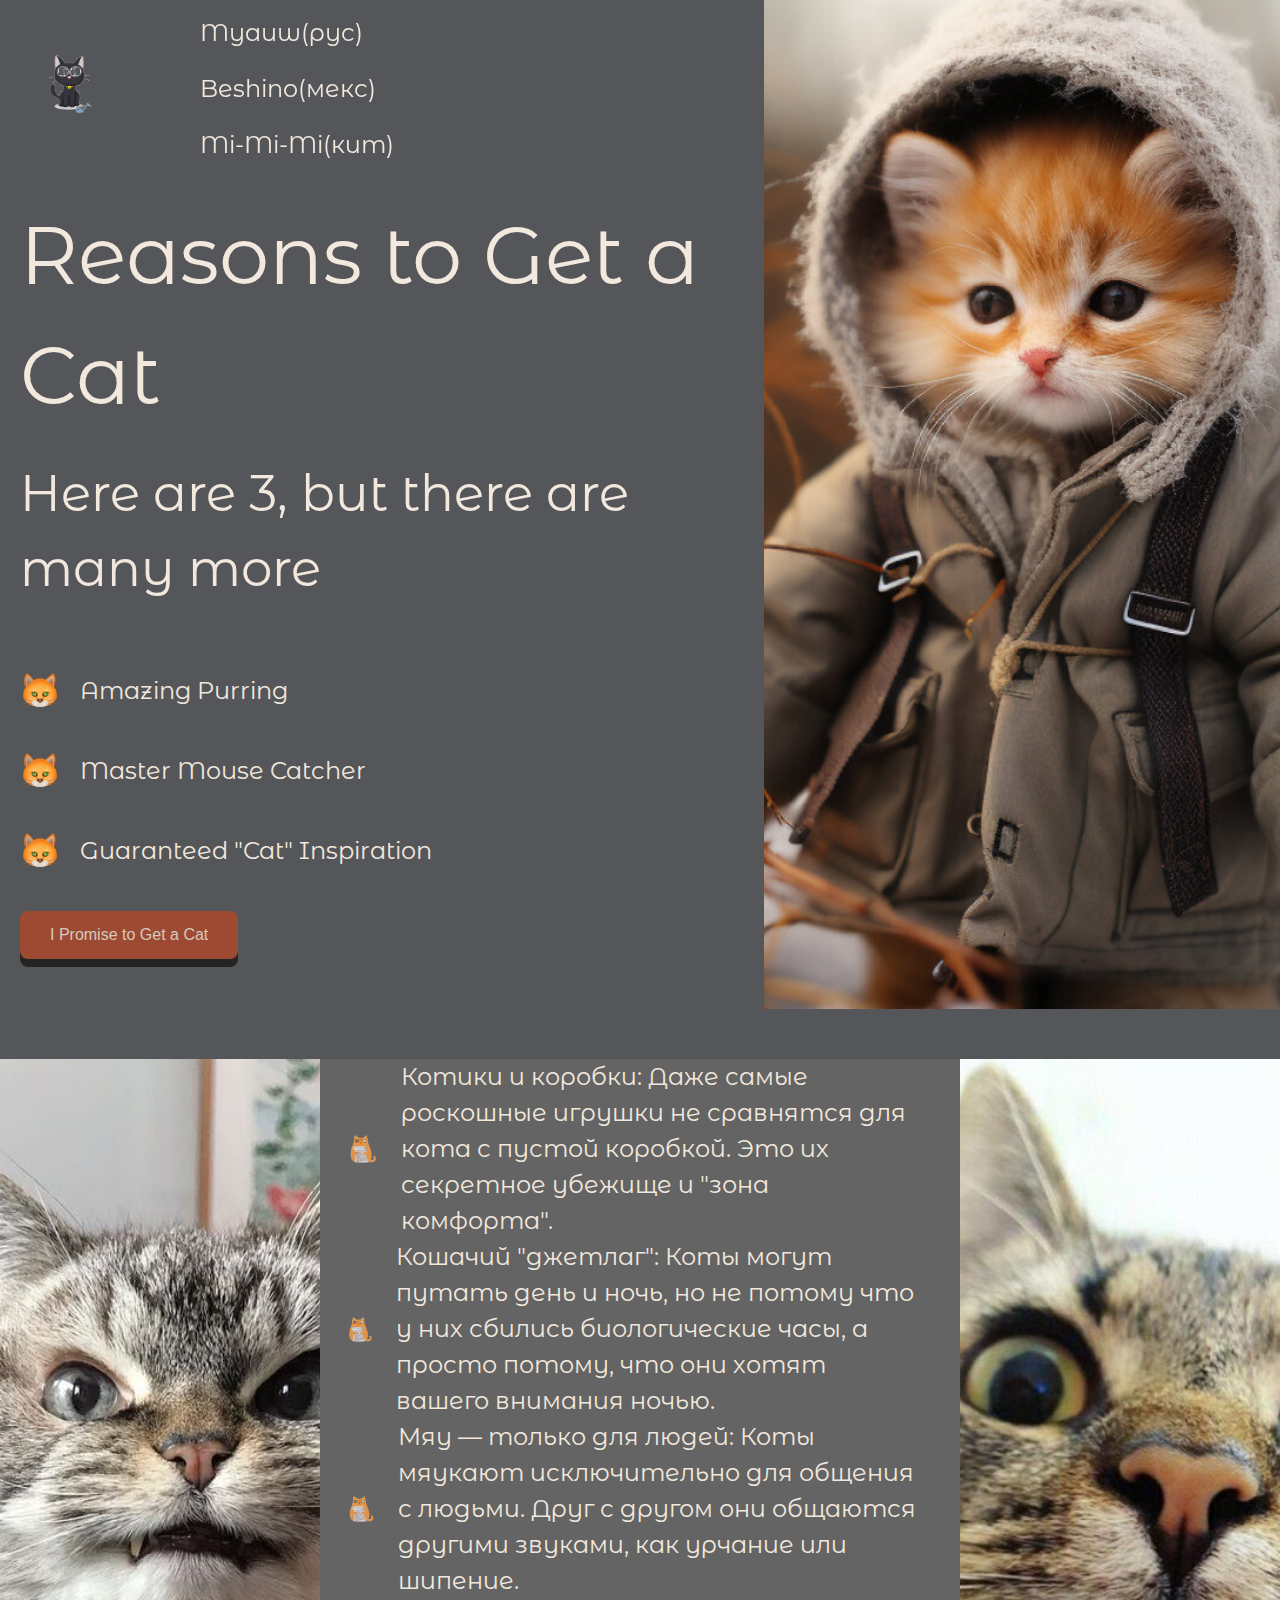
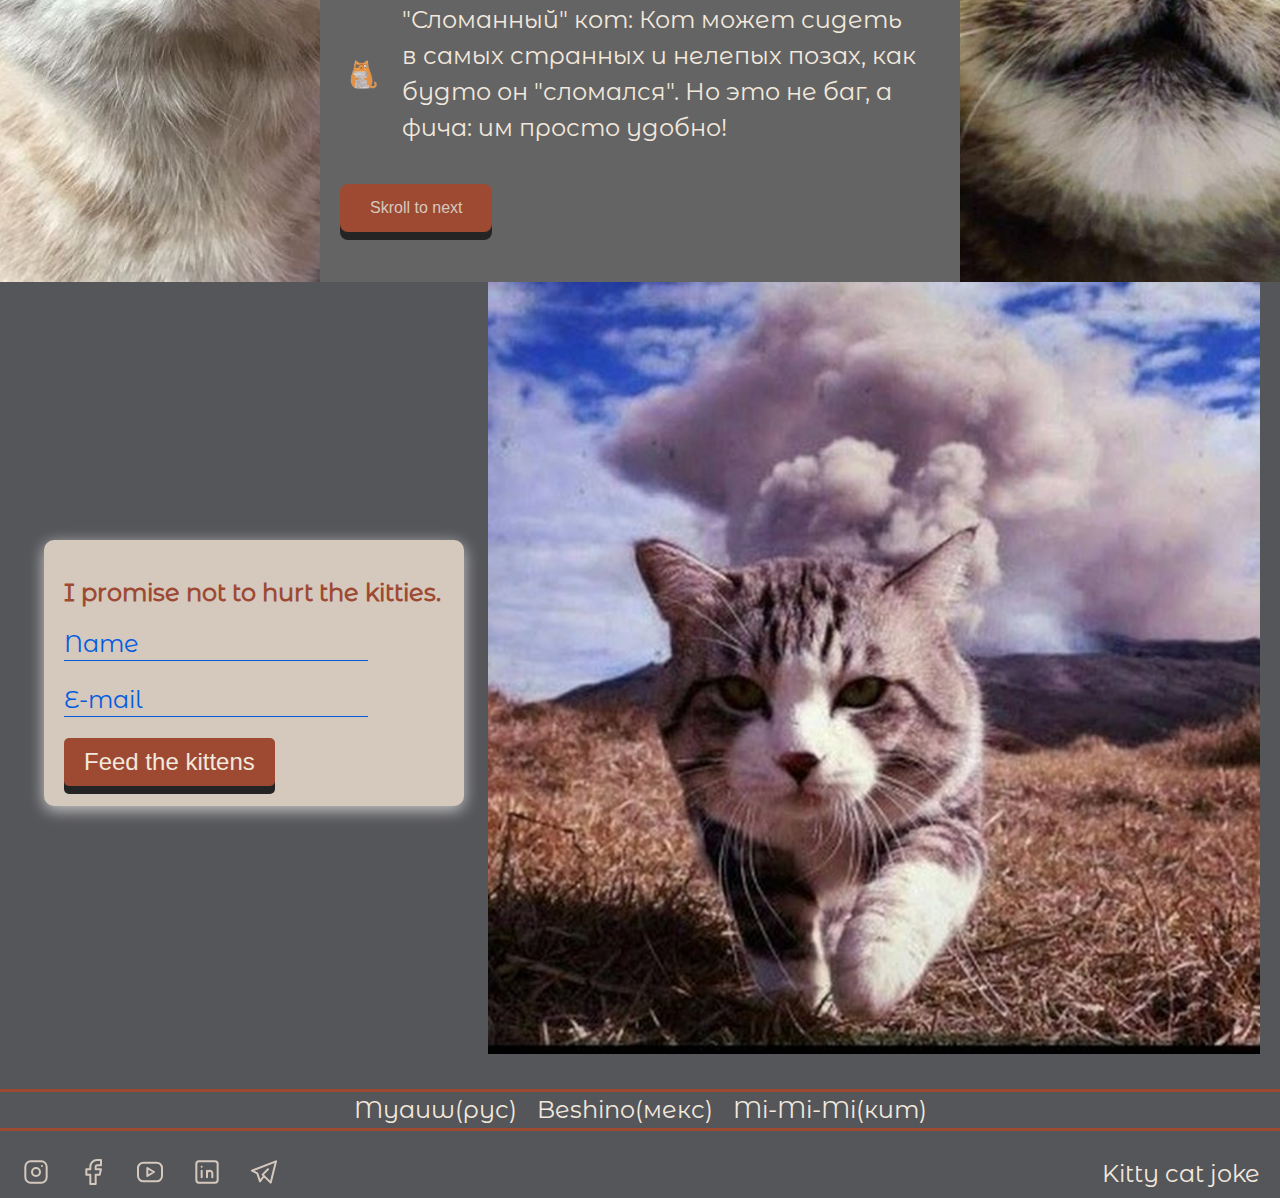
<file: TestTask01/index.html>
<!DOCTYPE html>
<html lang="en">
<head>
    <meta charset="UTF-8">
    <meta name="viewport" content="width=device-width, initial-scale=1.0">
    <title>Funny Cats</title>
    <link rel="stylesheet" href="./styles/reset.css">
    <link rel="stylesheet" href="./styles/style.css">
</head>
<body>
    <section class="one-cat" id="rus">
        <div class="section__one-content">
            <div class="section__one-container">
                <div class="section__one-body">
                    <header id="header" class="header">
                        <div class="header__container">
                            <a class="header__logo-link" href="#">
                                <img src="./img/icons/logo-cat.png.png" alt="logo cat">
                            </a>
                            <nav class="header__nav">
                                <ul class="header__nav-list">
                                    <li class="header__nav-item">
                                        <a class="header__nav-link" href="#rus">Myauw(рус)</a>
                                    </li>
                                    <li class="header__nav-item">
                                        <a class="header__nav-link" href="#mek">Beshino(мекс)</a>
                                    </li>
                                    <li class="header__nav-item">
                                        <a class="header__nav-link" href="#ch">Mi-Mi-Mi(кит)</a>
                                    </li>
                                </ul>
                            </nav>
                        </div>
                    </header>
                    <h1 class="section__one-title">Reasons to Get a Cat</h1>
                    <h3 class="section__one-subtitle">Here are 3, but there are many more</h3>
                    <div class="section__one-item"><p>Amazing Purring</p></div>
                    <div class="section__one-item"><p>Master Mouse Catcher</p></div>
                    <div class="section__one-item"><p>Guaranteed "Cat" Inspiration</p></div>
                    <button class="section__one-button">I Promise to Get a Cat</button>
                </div>
            </div>
        </div>
        <div class="section__one-image">
            <img src="./img/cat-header.jpg" alt="one-cat">
        </div>
    </section>

    <section class="about" id="mek">
        <div class="about__image-left about_img ">
            <img src="./img/central-bg1.jpg" alt="cat photo">
        </div>
        <div class="about__content">
            <div class="about__container">
                <div class="about__body">
                    <ul class="about__body-list">
                        <li class="about__body-item">
                            <p>
                                Котики и коробки: Даже самые роскошные игрушки не сравнятся для кота с пустой коробкой. Это их секретное убежище и "зона комфорта".
                            </p>
                        </li>
                        <li class="about__body-item">
                            <p>
                                Кошачий "джетлаг": Коты могут путать день и ночь, но не потому что у них сбились биологические часы, а просто потому, что они хотят вашего внимания ночью. 
                            </p>
                        </li>
                        <li class="about__body-item">
                            <p>
                                Мяу — только для людей: Коты мяукают исключительно для общения с людьми. Друг с другом они общаются другими звуками, как урчание или шипение.
                            </p>
                        </li>
                        <li class="about__body-item">
                            <p>
                                "Сломанный" кот: Кот может сидеть в самых странных и нелепых позах, как будто он "сломался". Но это не баг, а фича: им просто удобно! 
                            </p>
                        </li>
                    </ul>
                    <button class="about__button btn">Skroll to next</button>
                </div>
            </div>
        </div>
        <div class="about__image-right about_img ">
            <img src="./img/central-bg2.jpg" alt="cat photo">
        </div>
    </section>

    <section class="form" id="ch">
        <div class="container">
            <div class="form__content">
                <form class="frm" action="#" method="get">
                    <h2 class="form__title">I promise not to hurt the kitties.</h2>
                    <div class="form__group">
                        <input class="form__input" id="name" name="userName" type="text"  placeholder=" ">
                        <label class="form__label" for="name">Name</label>
                    </div>
                    <div class="form__group">
                        <input class="form__input" id="mail" name="userMail" type="e-mail"  placeholder=" ">
                        <label class="form__label" for="mail">E-mail</label>
                    </div>
                    <button class="form__btn">Feed the kittens</button>
                </form>
            </div>
            <div class="form__bg">
                <img src="./img/form-bg.jpg" alt="form-bg">
            </div>
        </div>
    </section>

    <div class="body__line line1"></div>

    <section class="promo">
        <div class="container promo__container">
            <ul class="header__nav-list nav-list2">
                <li class="header__nav-item">
                    <a class="header__nav-link" href="#rus">Myauw(рус)</a>
                </li>
                <li class="header__nav-item">
                    <a class="header__nav-link" href="#mek">Beshino(мекс)</a>
                </li>
                <li class="header__nav-item">
                    <a class="header__nav-link" href="#ch">Mi-Mi-Mi(кит)</a>
                </li>
            </ul>
        </div>
    </section>

    <div class="body__line line2"></div>

    <footer class="footer">
        <div class="container footer__container">
            <div class="footer__box">
                <div class="footer__social-box">
                    <ul class="footer__social-list">
                        <li class="footer__social-item">
                            <a class="footer__social-link" href="#">
                                <img src="./img/icons/social_inst.svg" alt="">
                            </a>
                        </li>
                        
                        <li class="footer__social-item">
                            <a class="footer__social-link" href="#">
                                <img src="./img/icons/social_fb.svg" alt="social icon">
                            </a>
                        </li>
                        
                        <li class="footer__social-item">
                            <a class="footer__social-link" href="#">
                                <img src="./img/icons/social_movie.svg" alt="social icon">
                            </a>
                        </li>
                        
                        <li class="footer__social-item">
                            <a class="footer__social-link" href="#">
                                <img src="./img/icons/social_hz.svg" alt="social icon">
                            </a>
                        </li>
                        
                        <li class="footer__social-item">
                            <a class="footer__social-link" href="#">
                                <img src="./img/icons/social_tg.svg" alt="social icon">
                            </a>
                        </li>
                    </ul>
                </div>
                <div class="footer__popup">
                    <a href="#popup" class="footer__popup-text popup__link">Kitty cat joke</a>
                </div>
            </div>
        </div>
    </footer>

    <div id="popup" class="popup">
        <div class="popup__body">
            <div class="popup__content">
                <a class="popup__close close-popup" href="#header">X</a>
                <div class="popup__title">Joke and Fun Fact</div>
                <div class="popup__text">— What did the cat say when climbing into the fridge?
                    — "Finally, some meow snacks! 🧀🐾"</div>
            </div>
            
        </div>
    </div>

    <script src="./script.js"></script>
</body>
</html>
</file>
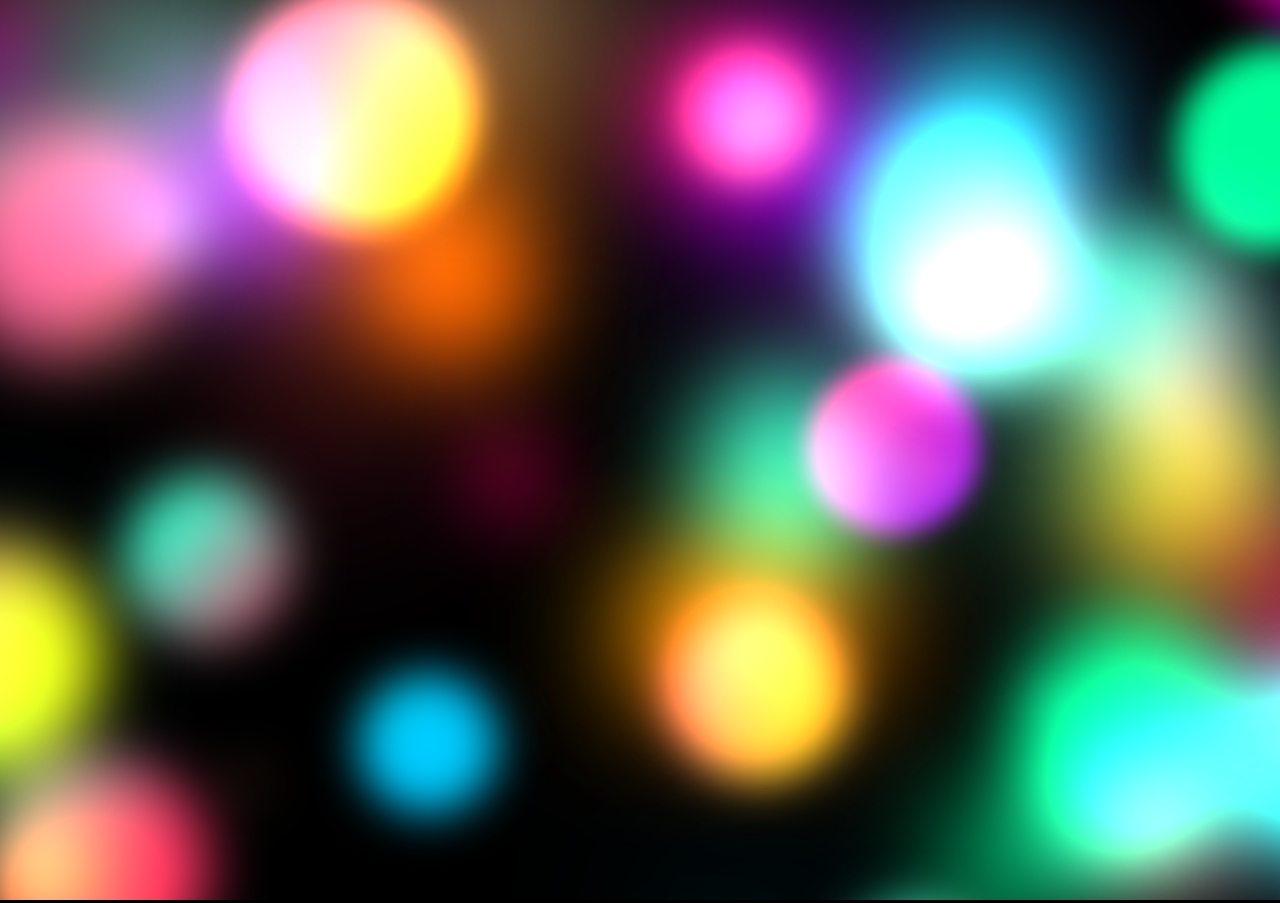
<file: TestTask02/index.html>
<!DOCTYPE html>
<html lang="en">
<head>
  <meta charset="UTF-8">
  <meta name="viewport" content="width=device-width, initial-scale=1.0">
  <title>Gradient Animation</title>
    <link rel="stylesheet" href="styles/reset.css">
    <link rel="stylesheet" href="./styles/style.css">
</head>
<body>
    <canvas id="canvas"></canvas>
  <script src="script.js"></script>
</body>
</html>
</file>
<file: TestTask01/styles/style.css>
*,
*::before,
*::after {
  box-sizing: border-box;
}

@font-face {
    font-family: FontRegular;
    src: url('../fonts/MontserratAlternates-Regular.woff2');
}

:root {
    /* Colors */
    --white: #fff;
    --black: #000;
    --shadow-black: #242424;
    --oceanic: #405D65;
    --dark-oceanic: #38535D;
    --dune: #F2E8DD;
    --dark-dune: #D5C9BE;
    --secondary: #9E4A33;
    --iron: #55565A;
    /* Font size */
    --regular: 24px;
    --thin: 16px;
}

html {
    font-size: var(--regular);
    scroll-behavior: smooth;
}

body {
    font-family: FontRegular;
    font-size: var(--regular);
    background-color: var(--iron);
    color: var(--dune);
    line-height: 1.5;
    font-weight: 400;
    box-shadow: 0 2px 5px rgba(0, 0, 0, 0.1);
    transition: background-color 0.3s ease;
}

section {
    scroll-margin-top: 80px; 
}

/* General page */

.one-cat {
    overflow: hidden;
    margin-bottom: 50px;
}

@media (min-width: 768px) {
    .one-cat {
        display: flex;
    }
}

.section__one-content {
    flex: 0 0 100%;
    display: flex;
}

.section__one-container {
    position: relative;
    padding-top: 80px;
    max-width: 1640px;
    padding: 0 20px;
    margin: 0 auto;
    display: flex;
    align-items: center;
    width: 100%;    
}

.section__one-body {
    width: 100%;
    padding-top: 80px;
}


@media (max-width: 1320px) {
    .section__one-body {
        padding-top: 146px;
    }
}

@media (min-width: 768px) {
    .section__one-body {
        width: 60%;
    }
}

.section__one-title {
    font-size: var(--regular);
    margin-bottom: 20px;
}

@media (min-width: 768px) {
    .section__one-title {
        font-size: 40px
        
    }
}

@media (min-width: 1124px) {
    .section__one-title {
        font-size: 80px;
        
    }
}

.section__one-subtitle {
    font-size: 20px;
    margin-bottom: 30px;
}

@media (min-width: 768px) {
    .section__one-subtitle{
        font-size: 32px;
        margin-bottom: 65px;

    }
}

@media (min-width: 1124px) {
    .section__one-subtitle{
        font-size: 50px;
    }
}

.section__one-item {
    display: flex;
    align-items: center;
    margin-bottom: 40px;
}

.section__one-item::before {
    content: '';
    display: inline-block;
    width: 40px;
    height: 40px;
    margin-right: 20px;
    background-image: url('../img/icons/before-cat.png');
    background-size: contain;
    background-repeat: no-repeat;
    background-position: center;
}

@media (max-width:768px) {
    .section__one-item {
        font-size: 18px;
        margin-bottom: 20px;
    }

    .section__one-item::before {
        width: 35px;
        height: 35px;
    }
}

.btn,
.section__one-button {
    padding: 15px 30px;
    margin-bottom: 50px;
    background-color: var(--secondary);
    color: var(--dark-dune);
    border: none;
    border-radius: 8px;
    font-size: var(--thin);
    cursor: pointer;
    box-shadow:0 8px var(--shadow-black);
    transition: all 0.3s ease;
}

.section__one-button:hover,
.btn:hover {
    transform: translateY(-4px); 
    box-shadow: 0 10px var(--shadow-black);
}

.section__one-button:active,
.btn:active {
    transform: translateY(2px); 
    box-shadow: 0 5px var(--shadow-black);
}

.section__one-image img {
    max-width: 100%;
    height: auto;
}

@media (min-width: 768px) {
    .section__one-image {
        position: relative;
        flex: 0 0 calc(((100vw - 40px) * 0.4) + 20px);
        padding: 0 0 53% 0;
        transform: translate(-100%, 0px);
}

    .section__one-image img {
        position: absolute;
        width: 100%;
        height: 100%;
        top: 0;
        left: 0;
        object-fit: cover;
    }
}

@media (min-width: 1640px) {
    .section__one-image {
        /* flex: 0 0 calc(100vw - (((100vw - 1360px) / 2) + ((1640px - 40px) * 0.4) + 20px)); */
        
        /* flex: 0 0 calc(50vw - (0.6 - 0.5) * (1640px - 40px)); */
        
        flex: 0 0 calc(50vw - (0.6 - 0.5) * 1640px);
    }
}

/* Header */


.header {
    position: fixed;
    top: 0;
    padding: 15px 20px;
    z-index: 10;
    transition: all 0.8s ease;
    -webkit-transition: all 0.8s ease;
    -moz-transition: all 0.8s ease;
    -ms-transition: all 0.8s ease;
    -o-transition: all 0.8s ease;
}

.header__container {
    display: flex;
    justify-content: space-between;
    align-items: center;
}

.header__logo-link {
    margin-right: 250px;
}

@media (max-width: 1555px) {
    .header__logo-link {
        margin-right: 100px;
    }
}

@media (max-width: 646px) {
    .header__logo-link {
        margin-right: 5px;
    }
}

@media (max-width:535px) {
    .header__logo-link {
        margin-right: 35px;
    }
}

.header__logo-link img {
    width: 60px;
    height: 60px;
}


.header__nav-list {
    display: flex;
    gap: 20px;
}

@media (max-width:1320px) {
    .header__nav-list {
        flex-direction: column;
    }
    .section__one-title {
        margin-top: 50px;
    }
}

@media (max-width:767px) {
    .header__nav-list {
        flex-direction:row
    }
}

@media (max-width:535px) {
    .header__nav-list {
        flex-direction:column
    }
}

@media (max-width:767px) {
    .header__nav-item{
        font-size: var(--thin);
    }
}

.header__nav-link {
    text-decoration: none;
    color: inherit;
    transition: all 0.2s ease;
    display: inline-block;
}

.header__nav-link:hover {
    text-decoration: underline;
    color: rgb(136, 197, 141);
    animation: shake 0.8s ease-in-out;
    -webkit-animation: shake 0.2s ease-in-out;
}

@keyframes shake {
    0% { transform: translateX(0); }
    25% { transform: translateX(-5px); }
    50% { transform: translateX(5px); }
    75% { transform: translateX(-5px); }
    100% { transform: translateX(0); }
}

/* При прокрутке */
.header--scrolled {
    position: fixed;
    top: 0;
    left: 0;
    width: 100%;
    background-color: rgba(0, 0, 0, 0.9); 
    padding: 10px 20px;
    box-shadow: 0px 4px 10px rgba(0, 0, 0, 0.2);
}


/* About */

.about {
}

@media (min-width: 900px) {
    .about {
        display: flex;
    }
}

.about__content {
    flex: 0 0 50%;
    display: flex;
}

.about__container {
    max-width: 1640px;
    padding: 0 20px;
    margin: 0 auto;
    display: flex;
    align-items: center;
    width: 100%;
    background-color: #646464;
}

.about__body {
    width: 99.9%;
}

.about__body-list {
display: flex;
flex-direction: column;
margin-bottom: 35px;
}

.about__body-item {
    position: relative;
    display: flex;
    align-items: center;
    margin-right: 20px;
}

.about__body-item::before {
    content: '';
    display: inline-block;
    width: 150px;
    height: 150px;
    margin-right: 20px;
    background-image: url(../img/icons/about-list.png);
    background-size: contain;
    background-repeat: no-repeat;
    background-position: center;
}


.about_img img{
    max-width: 100%;
}

@media (min-width: 767px) {
    .about_img {
        position: relative;
    }

    .about_img img{
        /* position: absolute; */
        width: 100%;
        height: 100%;
        top: 0;
        left: 0;
        object-fit: cover;
    }
}

/* Form */

.form {
    margin-bottom: 25px;
}

@media (max-width: 510px) {
    .form {
        font-size: var(--thin);
    }
}

.frm {
    flex-grow: 2; 
    flex-shrink: 1;
    min-width: 300px;
    max-width: 780px;
    border-radius: 10px;
    padding: 20px;
    background-color: var(--dark-dune);
    color: var(--secondary);
    box-shadow: 0 4px 16px #ccc;
}

@media (min-width: 767px) {
    .frm {
        min-width: 420px;
    }
}

.container {
    max-width: 1640px;
    margin: 0 auto;
    padding: 0 20px;
}

@media (min-width: 900px) {
    .container {
        display: flex;
        justify-content: space-between;
        align-items: center;
    }
}

.form__content {
    display: flex;
    padding: 0 24px;
    flex-grow: 1;
    align-items: center;
    max-width: 780px;
}

@media (max-width: 767px) {
    .form__content {
        padding: 10px 0;
    }
}

.form__title {
    font-weight: 800;
    align-items: center;
    margin: 15px 0;
}

.form__group {
    position: relative;
    margin-bottom: 20px;
}

.form__label {
    position: absolute;
    top: 0;
    left: 0;
    color: #045cdf;
    transition: all 0.3s ease;
    pointer-events: none; 
}

.form__input {
    width: 80%;
    padding-bottom: 5px;
    border: none;
    background-color: transparent;
    border-bottom: 1px solid #045cdf;
    outline: none;
    transition: all 0.3s ease;
}

.form__input:focus {
    border-bottom: 1px solid #14ec00;
}

.form__input:focus ~ .form__label,
.form__input:not(:placeholder-shown) ~ .form__label {
    top: -18px;
    font-size: var(--thin);
    color: var(--black);
}

.checkbox {
    margin-bottom: 15px;
}

.form__btn {
    font-size: 24px;
    padding: 10px 20px;
    border:none;
    border-radius: 5px;
    cursor: pointer;
    box-shadow:0 8px var(--shadow-black);
    background-color: var(--secondary);
    color: var(--dune);
    outline: none;
    transition: all 0.3s ease;
}

.form__btn:hover{
    transform: translateY(-4px); 
    box-shadow: 0 10px var(--shadow-black);
}

.form__btn:active{
    transform: translateY(2px); 
    box-shadow: 0 5px var(--shadow-black);
}

.form__bg {
    flex-grow: 1; 
    flex-shrink: 1; 
    max-width: 100%; 
}

.form__bg img{
    max-width: 100%;
    height: auto; 
    object-fit: cover; 
}

/* PROMO */

.body__line {
    width: 100%;
    height: 3px;
    background-color: var(--secondary);
}

.line2 {
    margin-bottom: 25px;
}

.promo__container {
    justify-content: center;
    gap: 25px;
}

.nav-list2 {
    flex-direction: row;
    justify-content: center;
}

@media (max-width: 476px) {
    .nav-list2 {
        flex-direction: column;
        align-items: center;
    }
}


/* FOOTER */

.footer__container {
    justify-content: center;
}

.footer__box {
    width: 100%;
    display: flex;
    justify-content: space-between;
}

@media (max-width: 505px) {
    .footer__box{
        flex-direction: column;
        align-items: center;
        gap: 15px;
    }
}


.footer__social-list {
    display: flex;
    gap: 25px;
}

.footer__social-link {
    display: inline-block;
    transition: transform 0.2s ease;
}

.footer__social-link:hover {
    animation: shake 0.5s ease-in-out;
}


@keyframes shake {
    0%, 100% {
        transform: translateX(0); 
    }
    20%, 60% {
        transform: translateX(-5px);
    }
    40%, 80% {
        transform: translateX(5px); 
    }
}

.footer__popup a {
    text-decoration: none;
    color: inherit
}

/* MODAL */

.popup {
    position: fixed;
    width: 100%;
    height: 100%;
    top: 0;
    left: 0;
    background-color: rgba(0, 0, 0, 0.8);
    opacity: 0;
    visibility: hidden;
    overflow-x: hidden;
    overflow-y: auto;
    transition: all 0.8s ease 0s;
}

.popup:target {
    opacity: 1;
    visibility: visible;
}

.popup:target .popup__content {
    transform: perspective(600px) translate(0px, 0px) rotate(0deg);
    opacity: 1;
}

.popup__body {
    min-height: 100vh;
    display: flex;
    justify-content: center;
    align-items: center;
    padding: 30px 10px;
}

.popup__content {
    background-color: var(--white);
    color: var(--black);
    max-width: 800px;
    padding: 30px;
    position: relative;
    opacity: 0;
    transition: all 0.8s ease 0s;
    transform: perspective(600px) translate(0px, -100%) rotate(45deg);
}

.popup__close {
    position: absolute;
    right: 15px;
    top: 10px;
    font-size: 20px;
    text-decoration: none;

}

.popup__title {
    font-size: 40px;
    margin: 0 0 1em 0;
}
</file>
<file: TestTask02/styles/style.css>
* {
  margin: 0;
  padding: 0;
  box-sizing: border-box;
}
 body {
  background-color: black;
 }
</file>
